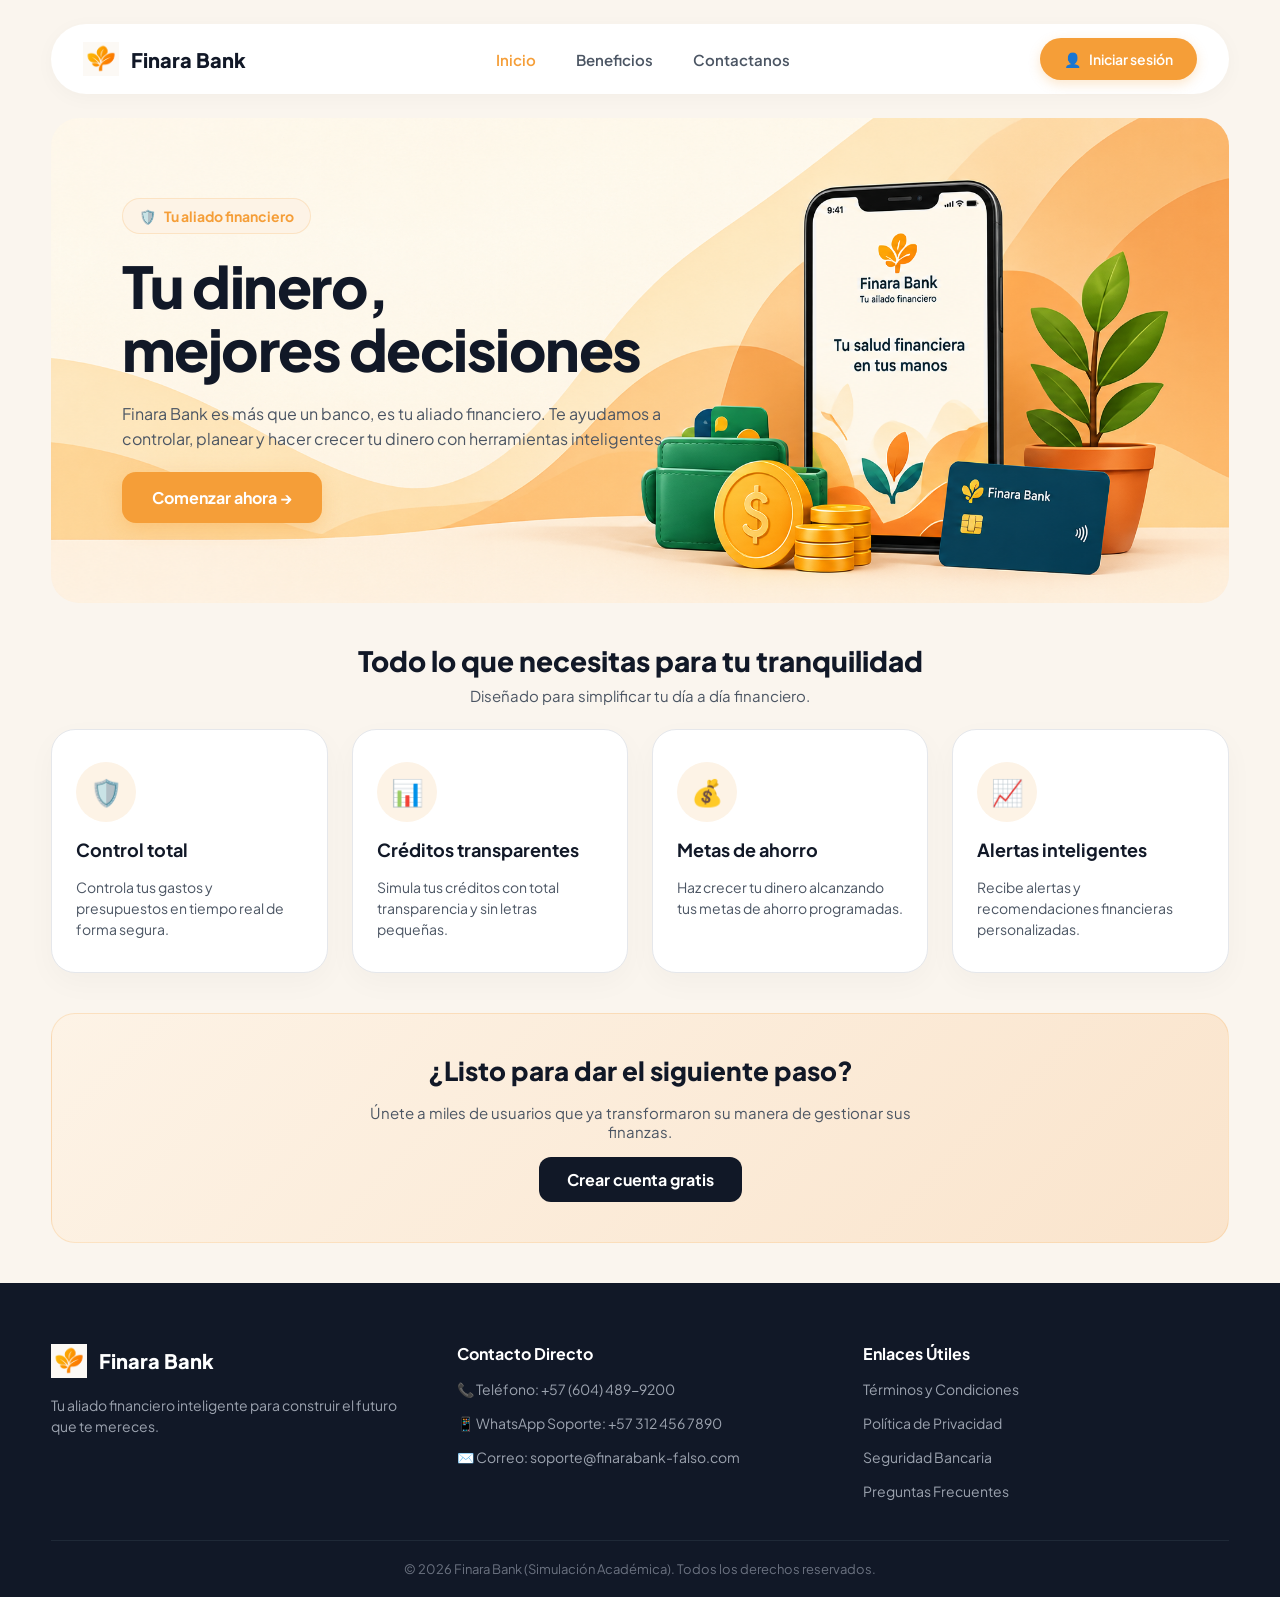
<file: index.html>
<!DOCTYPE html>
<html lang="es">
<head>
    <meta charset="UTF-8">
    <meta name="viewport" content="width=device-width, initial-scale=1.0">
    <title>Finara Bank - Tu aliado financiero</title>
    <link rel="stylesheet" href="Frontend/styles/css/index.css">
    <link href="https://fonts.googleapis.com/css2?family=Plus+Jakarta+Sans:wght@400;500;600;700;800&display=swap" rel="stylesheet">
</head>
<body>
<!-- Header / Barra de Navegación -->
<header class="navbar">
    <div class="nav-container">
        <div class="logo-container">
            <img src="Frontend/styles/images/logo.png" alt="Finara Bank Logo" class="logo-img">
            <span class="logo-text">Finara Bank</span>
        </div>
        <nav class="nav-links">
            <a href="index.html" class="active">Inicio</a>
            <a href="#beneficios">Beneficios</a>
            <a href="#contactanos">Contactanos</a>
        </nav>
        <div class="nav-action">
            <a href="Frontend/pages/formulario/" class="btn-login"> <!-- añadir el rsto de la url -->
                <span class="user-icon">👤</span> Iniciar sesión
            </a>
        </div>
    </div>
</header>

<!-- Main Hero: Un solo contenedor con la imagen de fondo ocupando todo el ancho -->
<main class="main-hero">
    <!-- Contenedor principal del Banner con Z-Index -->
    <div class="hero-banner-wrapper">
        <!-- Imagen de fondo que ocupa todo el ancho (Z-index bajo) -->
        <img src="Frontend/styles/images/banner.png" alt="Finara Bank Banner" class="hero-bg-img">
        <!-- Contenido superpuesto encima del banner (Z-index alto) -->
        <div class="hero-overlay-content">
            <div class="hero-text-side">
                <div class="badge-aliado">
                    <span class="badge-icon">🛡️</span> Tu aliado financiero
                </div>
                <h1>Tu dinero,<br>mejores decisiones</h1>
                <p>Finara Bank es más que un banco, es tu aliado financiero. Te ayudamos a controlar, planear y hacer crecer tu dinero con herramientas inteligentes.</p>
                <div class="hero-buttons">
                    <a href="Frontend/pages/formulario/signUp.html" class="btn-comenzar">Comenzar ahora &rarr;</a>
                </div>
            </div>
        </div>
    </div>

    <!-- Sección de Beneficios Mejorada (Tarjetas tipo cuadro con mejor proporción) -->
    <section class="features-section" id="beneficios">
        <div class="section-title">
            <h2>Todo lo que necesitas para tu tranquilidad</h2>
            <p>Diseñado para simplificar tu día a día financiero.</p>
        </div>
        <div class="features-grid">
            <div class="feature-card">
                <div class="feature-icon-circle">🛡️</div>
                <h3>Control total</h3>
                <p>Controla tus gastos y presupuestos en tiempo real de forma segura.</p>
            </div>
            <div class="feature-card">
                <div class="feature-icon-circle">📊</div>
                <h3>Créditos transparentes</h3>
                <p>Simula tus créditos con total transparencia y sin letras pequeñas.</p>
            </div>
            <div class="feature-card">
                <div class="feature-icon-circle">💰</div>
                <h3>Metas de ahorro</h3>
                <p>Haz crecer tu dinero alcanzando tus metas de ahorro programadas.</p>
            </div>
            <div class="feature-card">
                <div class="feature-icon-circle">📈</div>
                <h3>Alertas inteligentes</h3>
                <p>Recibe alertas y recomendaciones financieras personalizadas.</p>
            </div>
        </div>
    </section>

    <!-- Sección Extra para rellenar el espacio de forma atractiva -->
    <section class="promo-banner">
        <div class="promo-content">
            <h2>¿Listo para dar el siguiente paso?</h2>
            <p>Únete a miles de usuarios que ya transformaron su manera de gestionar sus finanzas.</p>
            <a href="Frontend/pages/formulario/signUp.html" class="btn-promo">Crear cuenta gratis</a>
        </div>
    </section>
</main>

<!-- Footer Falso Institucional con datos de contacto -->
<footer class="site-footer" id="contactanos">
    <div class="footer-container">
        <div class="footer-col">
            <div class="logo-container footer-logo">
                <img src="Frontend/styles/images/logo.png" alt="Finara Bank Logo" class="logo-img">
                <span class="logo-text">Finara Bank</span>
            </div>
            <p class="footer-desc">Tu aliado financiero inteligente para construir el futuro que te mereces.</p>
        </div>
        <div class="footer-col">
            <h4>Contacto Directo</h4>
            <p>📞 Teléfono: +57 (604) 489-9200</p>
            <p>📱 WhatsApp Soporte: +57 312 456 7890</p>
            <p>✉️ Correo: soporte@finarabank-falso.com</p>
        </div>
        <div class="footer-col">
            <h4>Enlaces Útiles</h4>
            <a href="#">Términos y Condiciones</a>
            <a href="#">Política de Privacidad</a>
            <a href="#">Seguridad Bancaria</a>
            <a href="#">Preguntas Frecuentes</a>
        </div>
    </div>
    <div class="footer-bottom">
        <p>&copy; 2026 Finara Bank (Simulación Académica). Todos los derechos reservados.</p>
    </div>
</footer>
</body>
</html>
</file>
<file: Frontend/styles/css/index.css>
/* --- Variables Globales Finara Bank --- */
:root {
    --bg-main: #FAF5EE;
    --primary-orange: #F59E38;
    --primary-orange-hover: #E28D2B;
    --text-dark: #111827;
    --text-muted: #4B5563;
    --card-bg: #FFFFFF;
    --border-color: #E5E7EB;
    --badge-bg: #FDF3E6;
}

* {
    margin: 0;
    padding: 0;
    box-sizing: border-box;
    font-family: 'Plus Jakarta Sans', sans-serif;
}

body {
    background-color: var(--bg-main);
    color: var(--text-dark);
    overflow-x: hidden;
    display: flex;
    flex-direction: column;
    min-height: 100vh;
}

/* --- Barra de Navegación Full Width --- */
.navbar {
    width: 100%;
    padding: 24px 4%;
    background-color: var(--bg-main);
    position: sticky;
    top: 0;
    z-index: 100;
}

.nav-container {
    width: 100%;
    display: flex;
    align-items: center;
    justify-content: space-between;
    background: #FFFFFF;
    padding: 14px 32px;
    border-radius: 50px;
    box-shadow: 0 4px 20px rgba(0, 0, 0, 0.03);
}

.logo-container {
    display: flex;
    align-items: center;
    gap: 12px;
}

.logo-img {
    width: 36px;
    height: 36px;
    object-fit: contain;
}

.logo-text {
    font-size: 20px;
    font-weight: 800;
    color: var(--text-dark);
}

.nav-links {
    display: flex;
    gap: 40px;
}

.nav-links a {
    text-decoration: none;
    font-size: 15px;
    font-weight: 600;
    color: var(--text-muted);
    transition: color 0.3s;
}

.nav-links a:hover, .nav-links a.active {
    color: var(--primary-orange);
}

.btn-login {
    background-color: var(--primary-orange);
    color: white;
    padding: 12px 24px;
    border-radius: 30px;
    text-decoration: none;
    font-size: 14px;
    font-weight: 600;
    display: flex;
    align-items: center;
    gap: 8px;
    transition: background 0.3s, transform 0.2s;
    box-shadow: 0 4px 12px rgba(245, 158, 56, 0.25);
}

.btn-login:hover {
    background-color: var(--primary-orange-hover);
    transform: translateY(-1px);
}

/* --- Hero Section Principal (Full Width) --- */
.main-hero {
    width: 100%;
    padding: 0 4% 40px 4%;
    display: flex;
    flex-direction: column;
    gap: 40px;
    flex: 1;
}

/* --- Contenedor Único del Banner con Z-Index --- */
.hero-banner-wrapper {
    position: relative;
    width: 100%;
    display: flex;
    align-items: center;
    border-radius: 28px;
    overflow: hidden;
    background-color: #FAF5EE;
}

.hero-bg-img {
    position: absolute;
    top: 0;
    left: 0;
    width: 100%;
    height: 100%;
    object-fit: fill;
    z-index: 1;
}

.hero-overlay-content {
    position: relative;
    z-index: 2;
    width: 100%;
    padding: 80px 6%;
    display: flex;
    flex-direction: column;
}

.hero-text-side {
    max-width: 580px;
    display: flex;
    flex-direction: column;
    gap: 20px;
}

.badge-aliado {
    display: inline-flex;
    align-items: center;
    gap: 8px;
    background-color: var(--badge-bg);
    color: var(--primary-orange);
    padding: 8px 16px;
    border-radius: 20px;
    font-size: 14px;
    font-weight: 700;
    width: fit-content;
    border: 1px solid rgba(245, 158, 56, 0.2);
}

.hero-text-side h1 {
    font-size: clamp(40px, 4.5vw, 60px);
    font-weight: 800;
    line-height: 1.1;
    color: var(--text-dark);
    letter-spacing: -1.5px;
}

.hero-text-side p {
    font-size: 16px;
    color: var(--text-muted);
    line-height: 1.6;
}

.btn-comenzar {
    background-color: var(--primary-orange);
    color: white;
    padding: 15px 30px;
    border-radius: 14px;
    text-decoration: none;
    font-size: 16px;
    font-weight: 700;
    display: inline-flex;
    align-items: center;
    gap: 10px;
    width: fit-content;
    box-shadow: 0 6px 20px rgba(245, 158, 56, 0.3);
    transition: all 0.3s ease;
}

.btn-comenzar:hover {
    background-color: var(--primary-orange-hover);
    transform: translateY(-2px);
}

/* --- Nueva Sección de Beneficios (Cuadros más grandes y estéticos) --- */
.features-section {
    display: flex;
    flex-direction: column;
    gap: 24px;
}

.section-title {
    text-align: center;
    display: flex;
    flex-direction: column;
    gap: 8px;
}

.section-title h2 {
    font-size: 28px;
    font-weight: 800;
    color: var(--text-dark);
}

.section-title p {
    font-size: 15px;
    color: var(--text-muted);
}

.features-grid {
    display: grid;
    grid-template-columns: repeat(4, 1fr);
    gap: 24px;
    width: 100%;
}

.feature-card {
    background: #FFFFFF;
    padding: 32px 24px;
    border-radius: 24px;
    box-shadow: 0 10px 30px rgba(0, 0, 0, 0.03);
    border: 1px solid var(--border-color);
    display: flex;
    flex-direction: column;
    align-items: flex-start;
    gap: 16px;
    transition: transform 0.3s ease, box-shadow 0.3s ease;
}

.feature-card:hover {
    transform: translateY(-5px);
    box-shadow: 0 15px 35px rgba(245, 158, 56, 0.1);
}

.feature-icon-circle {
    width: 60px;
    height: 60px;
    background-color: var(--badge-bg);
    border-radius: 50%;
    display: flex;
    align-items: center;
    justify-content: center;
    font-size: 26px;
    flex-shrink: 0;
}

.feature-card h3 {
    font-size: 18px;
    font-weight: 700;
    color: var(--text-dark);
}

.feature-card p {
    font-size: 14px;
    color: var(--text-muted);
    line-height: 1.5;
}

/* --- Banner Promocional Extra para rellenar --- */
.promo-banner {
    background: linear-gradient(135deg, #FDF3E6 0%, #FAE4CC 100%);
    border-radius: 24px;
    padding: 40px;
    text-align: center;
    border: 1px solid rgba(245, 158, 56, 0.2);
}

.promo-content {
    max-width: 600px;
    margin: 0 auto;
    display: flex;
    flex-direction: column;
    gap: 16px;
    align-items: center;
}

.promo-content h2 {
    font-size: 26px;
    font-weight: 800;
    color: var(--text-dark);
}

.promo-content p {
    font-size: 15px;
    color: var(--text-muted);
}

.btn-promo {
    background-color: var(--text-dark);
    color: white;
    padding: 12px 28px;
    border-radius: 12px;
    text-decoration: none;
    font-weight: 700;
    transition: background 0.3s;
}

.btn-promo:hover {
    background-color: var(--primary-orange);
}

/* --- Footer Falso del Banco --- */
.site-footer {
    background-color: #111827;
    color: #9CA3AF;
    padding: 60px 4% 20px 4%;
    margin-top: auto;
}

.footer-container {
    max-width: 1200px;
    margin: 0 auto;
    display: grid;
    grid-template-columns: repeat(3, 1fr);
    gap: 40px;
    padding-bottom: 40px;
    border-bottom: 1px solid #1F2937;
}

.footer-col {
    display: flex;
    flex-direction: column;
    gap: 16px;
}

.footer-logo .logo-text {
    color: #FFFFFF;
}

.footer-desc {
    font-size: 14px;
    line-height: 1.5;
}

.footer-col h4 {
    color: #FFFFFF;
    font-size: 16px;
    font-weight: 700;
}

.footer-col p, .footer-col a {
    font-size: 14px;
    color: #9CA3AF;
    text-decoration: none;
    transition: color 0.3s;
}

.footer-col a:hover {
    color: var(--primary-orange);
}

.footer-bottom {
    text-align: center;
    padding-top: 20px;
    font-size: 13px;
    color: #6B7280;
}

/* --- Responsive Design --- */
@media (max-width: 1024px) {
    .features-grid {
        grid-template-columns: repeat(2, 1fr);
    }
    .footer-container {
        grid-template-columns: 1fr;
        gap: 30px;
    }
}

@media (max-width: 600px) {
    .features-grid {
        grid-template-columns: 1fr;
    }
    .nav-links {
        display: none;
    }
}
</file>
